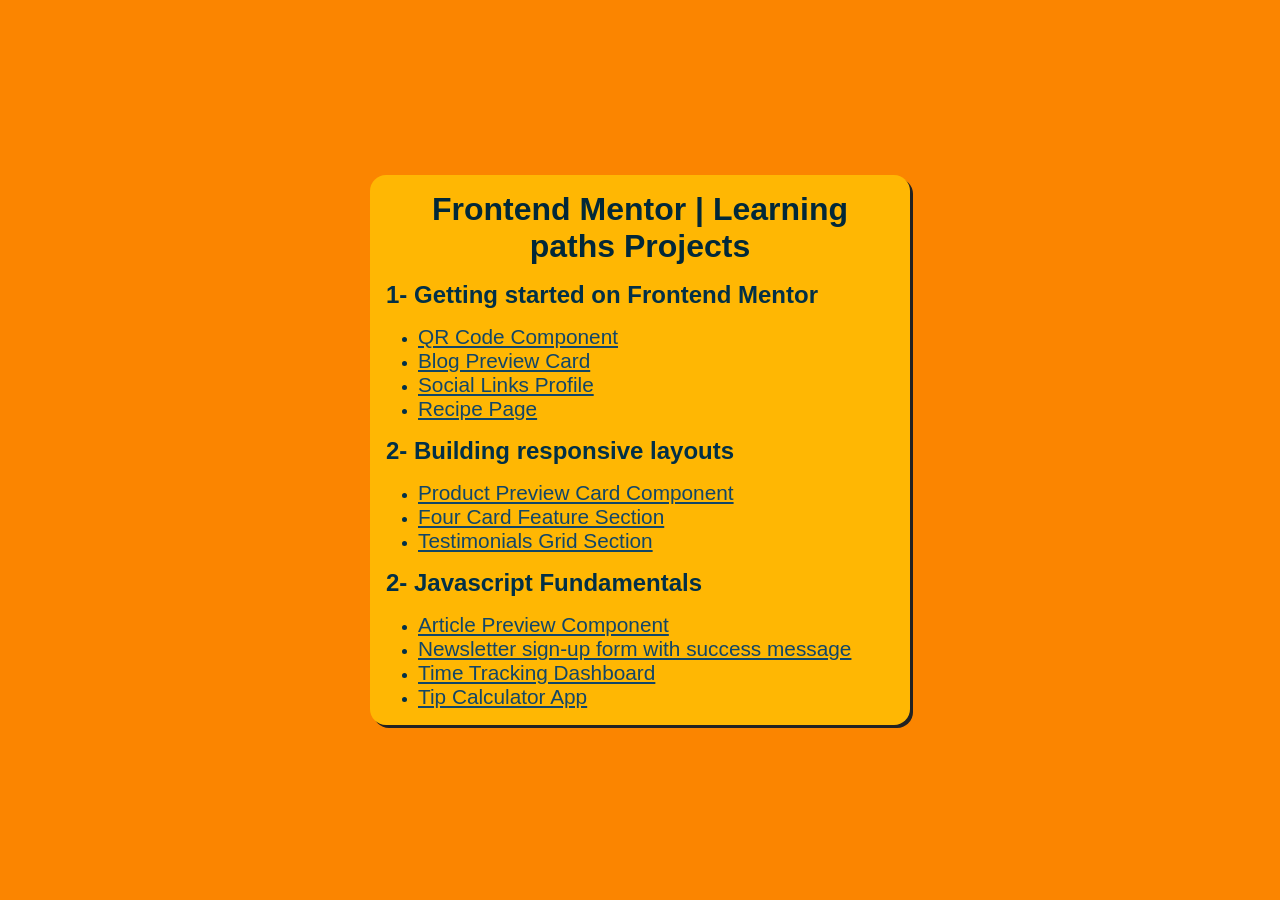
<file: index.html>
<!DOCTYPE html>
<html lang="en">

<head>
  <meta charset="UTF-8">
  <meta name="viewport" content="width=device-width, initial-scale=1.0">
  <title>Wolf Root | Frontend Mentor Projects</title>
  <meta name="description" content="Here are all my projects from Frontend Mentor">
  <meta name="keywords" content="Frontend Mentor,Frontend,projects,Frontend projects,Wolf-Root">
  <link rel="shortcut icon"
    href="https://avatars.githubusercontent.com/u/160760824?s=400&u=480249a14b8c9fdb6e560bf22b5c57873956b09c&v=4"
    type="image/x-icon">
  <link rel="stylesheet" href="style.css">
</head>

<body>

  <main>


    <h1>Frontend Mentor | Learning paths Projects</h1>

    <h2>1- Getting started on Frontend Mentor</h2>
    <ul>
      <li>
        <a href="./Getting-started-on-Frontend-Mentor/QR-Code-Component/" target="_blank" rel="noopener noreferrer">
          QR Code Component
        </a>
      </li>
      <li>
        <a href="./Getting-started-on-Frontend-Mentor/Blog-Preview-Card/" target="_blank" rel="noopener noreferrer">
          Blog Preview Card
        </a>
      </li>
      <li>
        <a href="./Getting-started-on-Frontend-Mentor/Social-Links-Profile/" target="_blank" rel="noopener noreferrer">
          Social Links Profile
        </a>
      </li>
      <li>
        <a href="./Getting-started-on-Frontend-Mentor/Recipe-Page/" target="_blank" rel="noopener noreferrer">
          Recipe Page
        </a>
      </li>
    </ul>

    <h2>2- Building responsive layouts</h2>
    <ul>
      <li>
        <a href="./Building-responsive-layouts/Product-Preview-Card-Component/" target="_blank"
          rel="noopener noreferrer">
          Product Preview Card Component
        </a>
      </li>
      <li>
        <a href="./Building-responsive-layouts/Four-Card-Feature-Section/" target="_blank" rel="noopener noreferrer">
          Four Card Feature Section
        </a>
      </li>
      <li>
        <a href="./Building-responsive-layouts/Testimonials-Grid-Section/" target="_blank" rel="noopener noreferrer">
          Testimonials Grid Section
        </a>
      </li>
    </ul>

    <h2>2- Javascript Fundamentals</h2>
    <ul>
      <li>
        <a href="./JavaScript-Fundamentals/Article-Preview-Component/" target="_blank" rel="noopener noreferrer">
          Article Preview Component
        </a>
      </li>
      <li>
        <a href="./JavaScript-Fundamentals/Newsletter-Sign-Up/" target="_blank" rel="noopener noreferrer">
          Newsletter sign-up form with success message
        </a>
      </li>
      <li>
        <a href="./JavaScript-Fundamentals/Time-Tracking-Dashboard/" target="_blank" rel="noopener noreferrer">
          Time Tracking Dashboard
        </a>
      </li>
      <li>
        <a href="./JavaScript-Fundamentals/Tip-Calculator-App/" target="_blank" rel="noopener noreferrer">
          Tip Calculator App
        </a>
      </li>

    </ul>
  </main>
</body>

</html>
</file>
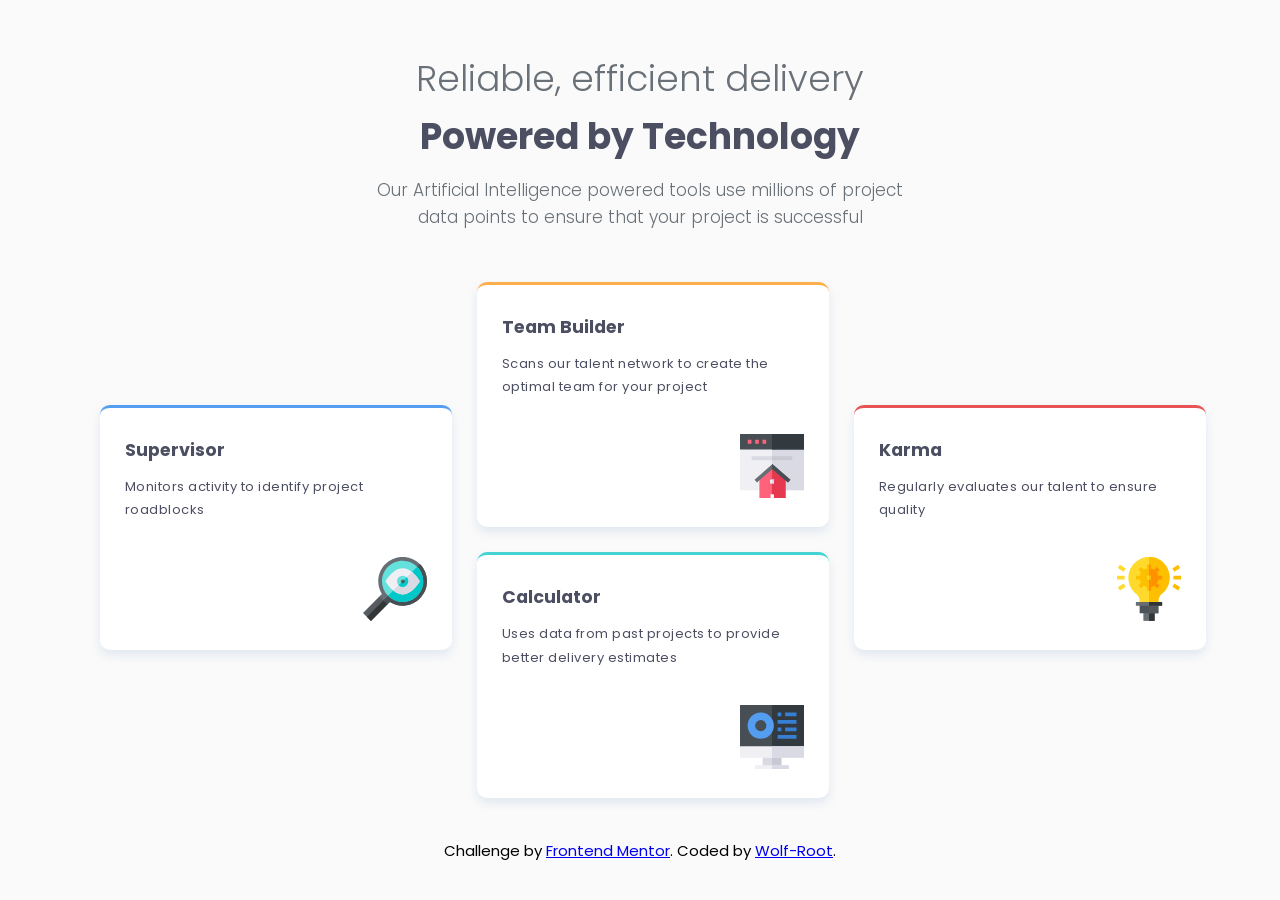
<file: Building-responsive-layouts/Four-Card-Feature-Section/index.html>
<!DOCTYPE html>
<html lang="en">

<head>
  <meta charset="UTF-8">
  <meta name="viewport" content="width=device-width, initial-scale=1.0">
  <link rel="icon" type="image/png" sizes="32x32" href="./images/favicon-32x32.png">
  <title>Frontend Mentor | Four card feature section</title>
  <link rel="stylesheet" href="style.css">
</head>

<body>

  <div class="container">
    <header>
      <h1>Reliable, efficient delivery</h1>
      <h2>Powered by Technology</h2>
      <p>
        Our Artificial Intelligence powered tools use millions of project data points to ensure that your project is
        successful
      </p>
    </header>

    <main>
      <div class="cards">
        <div class="card down">
          <h3>Supervisor</h3>
          <p>Monitors activity to identify project roadblocks</p>
          <img src="images/icon-supervisor.svg" alt="Supervisor">
        </div>

        <div class="card">
          <h3>Team Builder</h3>
          <p>Scans our talent network to create the optimal team for your project</p>
          <img src="images/icon-team-builder.svg" alt="Team Builder">
        </div>

        <div class="card down">
          <h3>Karma</h3>
          <p>Regularly evaluates our talent to ensure quality</p>
          <img src="images/icon-karma.svg" alt="Karma">
        </div>

        <div class="card">
          <h3>Calculator</h3>
          <p>Uses data from past projects to provide better delivery estimates</p>
          <img src="images/icon-calculator.svg" alt="Calculator">
        </div>
      </div>
    </main>

    <footer>
      <p>
        Challenge by <a href="https://www.frontendmentor.io?ref=challenge" target="_blank">Frontend Mentor</a>.
        Coded by <a href="https://www.frontendmentor.io/profile/Wolf-Root">Wolf-Root</a>.
      </p>
    </footer>
  </div>
</body>

</html>
</file>
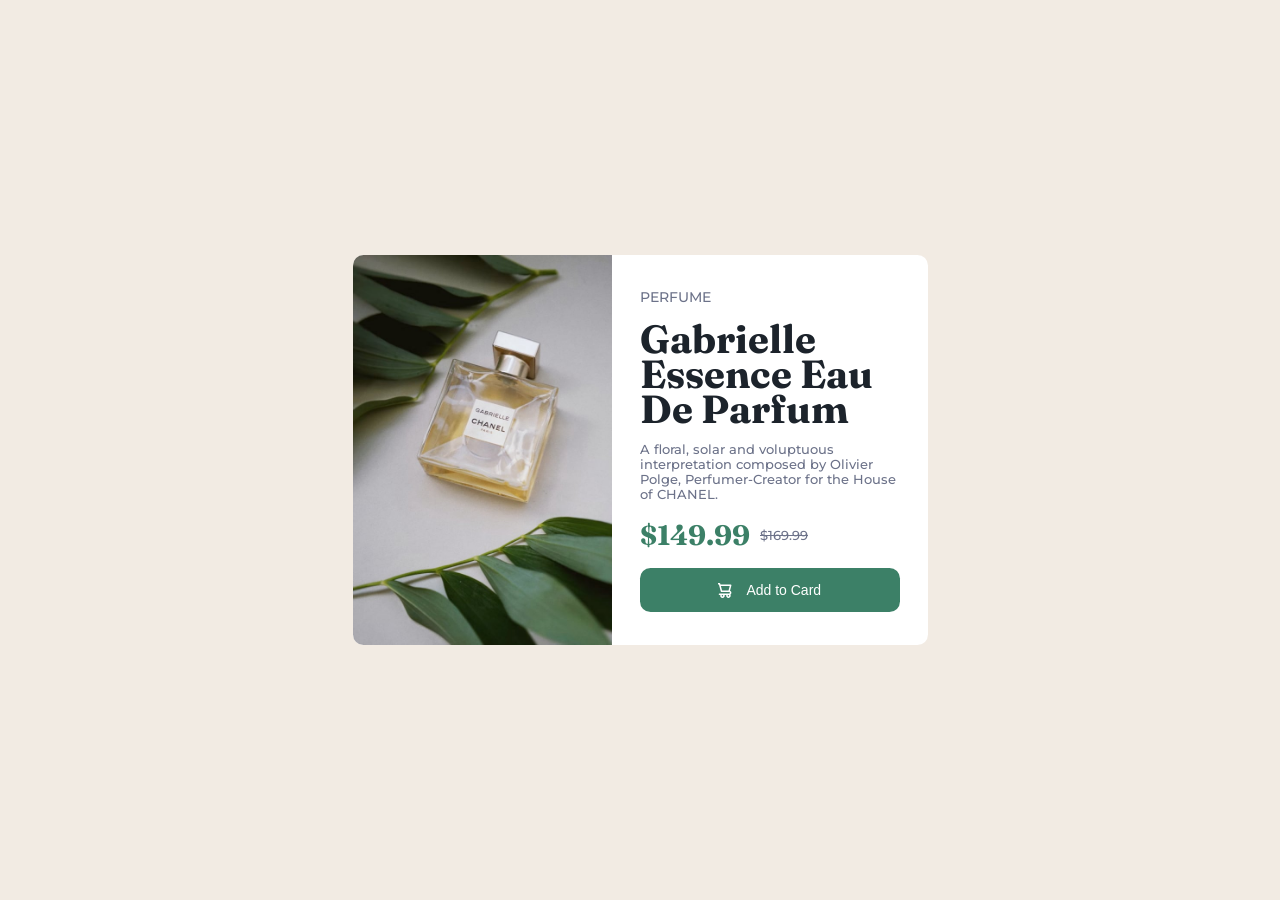
<file: Building-responsive-layouts/Product-Preview-Card-Component/index.html>
<!DOCTYPE html>
<html lang="en">

<head>
  <meta charset="UTF-8">
  <meta name="viewport" content="width=device-width, initial-scale=1.0">
  <link rel="shortcut icon" href="./images/favicon-32x32.png" type="image/x-icon">
  <link rel="stylesheet" href="style.css">
  <title>Frontend Mentor | Product preview card component</title>
</head>

<body>
  <main class="product-card">

    <div class="left">
      <picture>
        <source srcset="/images/image-product-mobile.jpg" media="(max-width: 540px)">
        <img src="images/image-product-desktop.jpg" alt="image product">
      </picture>
    </div>

    <div class="right">
      <span>perfume</span>

      <h1>gabrielle essence eau de parfum</h1>

      <p>A floral, solar and voluptuous interpretation composed by Olivier Polge, Perfumer-Creator for the House of
        CHANEL.
      </p>

      <div class="prcing">
        <h2>$149.99</h2>
        <span>$169.99</span>
      </div>

      <button class="card-btn">
        <img src="./images/icon-cart.svg" alt="cart">
        Add to Card
      </button>
    </div>

  </main>
</body>

</html>
</file>
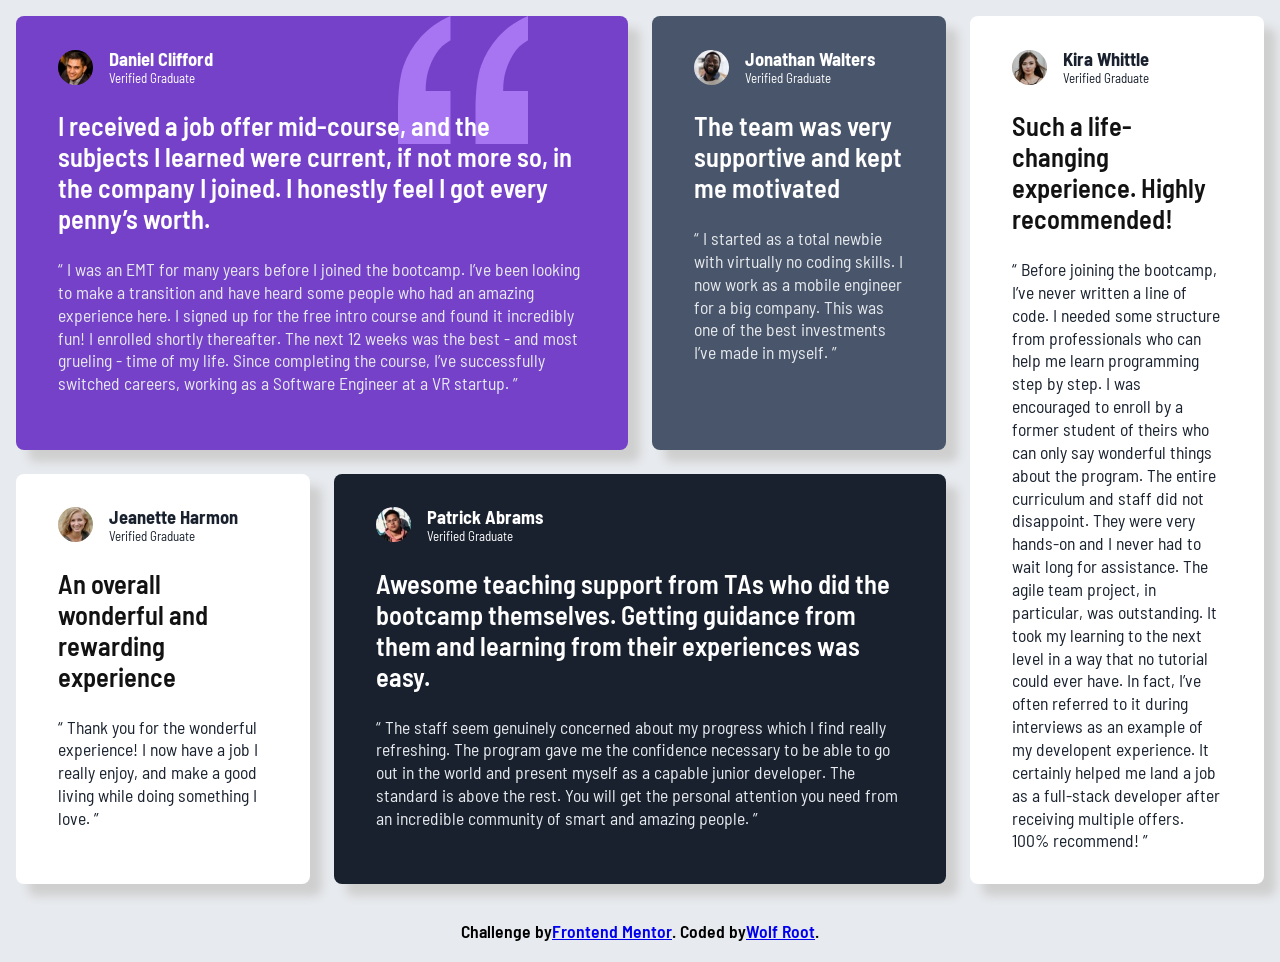
<file: Building-responsive-layouts/Testimonials-Grid-Section/index.html>
<!DOCTYPE html>
<html lang="en">

<head>
  <meta charset="UTF-8">
  <meta name="viewport" content="width=device-width, initial-scale=1.0">
  <link rel="icon" type="image/png" sizes="32x32" href="./images/favicon-32x32.png">
  <title>Frontend Mentor | Testimonials Grid Section</title>
  <link rel="stylesheet" href="style.css">
</head>

<body>

  <main class="testimonials-grid">
    <div class="item">
      <div class="preson">
        <img src="./images/image-daniel.jpg" alt="Daniel Clifford">
        <div>
          <h2>Daniel Clifford</h2>
          <p>Verified Graduate</p>
        </div>
      </div>

      <p class="top-quote">
        I received a job offer mid-course, and the subjects I learned were current, if not more so,
        in the company I joined. I honestly feel I got every penny’s worth.
      </p>
      <p class="bottom-quote">
        “ I was an EMT for many years before I joined the bootcamp. I’ve been looking to make a
        transition and have heard some people who had an amazing experience here. I signed up
        for the free intro course and found it incredibly fun! I enrolled shortly thereafter.
        The next 12 weeks was the best - and most grueling - time of my life. Since completing
        the course, I’ve successfully switched careers, working as a Software Engineer at a VR startup. ”
      </p>

      <img src="./images/bg-pattern-quotation.svg" alt="Pattern Quotation" class="quote-icon">
    </div>

    <div class="item">
      <div class="preson">
        <img src="./images/image-jonathan.jpg" alt="Jonathan Walters">
        <div>
          <h2>Jonathan Walters</h2>
          <p>Verified Graduate</p>
        </div>
      </div>

      <p class="top-quote">
        The team was very supportive and kept me motivated
      </p>
      <p class="bottom-quote">
        “ I started as a total newbie with virtually no coding skills. I now work as a mobile engineer
        for a big company. This was one of the best investments I’ve made in myself. ”
      </p>
    </div>

    <div class="item">
      <div class="preson">
        <img src="./images/image-kira.jpg" alt="Kira Whittle">
        <div>
          <h2>Kira Whittle</h2>
          <p>Verified Graduate</p>
        </div>
      </div>

      <p class="top-quote">
        Such a life-changing experience. Highly recommended!
      </p>
      <p class="bottom-quote">
        “ Before joining the bootcamp, I’ve never written a line of code. I needed some structure from
        professionals who can help me learn programming step by step. I was encouraged to enroll by a former
        student of theirs who can only say wonderful things about the program. The entire curriculum and staff
        did not disappoint. They were very hands-on and I never had to wait long for assistance. The agile team
        project, in particular, was outstanding. It took my learning to the next level in a way that no tutorial
        could ever have. In fact, I’ve often referred to it during interviews as an example of my developent
        experience. It certainly helped me land a job as a full-stack developer after receiving multiple offers.
        100% recommend! ”
      </p>
    </div>

    <div class="item">
      <div class="preson">
        <img src="./images/image-jeanette.jpg" alt="Jeanette Harmon">
        <div>
          <h2>Jeanette Harmon</h2>
          <p>Verified Graduate</p>
        </div>
      </div>

      <p class="top-quote">
        An overall wonderful and rewarding experience
      </p>
      <p class="bottom-quote">
        “ Thank you for the wonderful experience! I now have a job I really enjoy, and make a good living
        while doing something I love. ”
      </p>
    </div>

    <div class="item">
      <div class="preson">
        <img src="./images/image-patrick.jpg" alt="Patrick Abrams">
        <div>
          <h2>Patrick Abrams</h2>
          <p>Verified Graduate</p>
        </div>
      </div>

      <p class="top-quote">
        Awesome teaching support from TAs who did the bootcamp themselves. Getting guidance from them and
        learning from their experiences was easy.
      </p>
      <p class="bottom-quote">
        “ The staff seem genuinely concerned about my progress which I find really refreshing. The program
        gave me the confidence necessary to be able to go out in the world and present myself as a capable
        junior developer. The standard is above the rest. You will get the personal attention you need from
        an incredible community of smart and amazing people. ”
      </p>
    </div>

  </main>

  <footer>
    Challenge by <a href="https://www.frontendmentor.io?ref=challenge" target="_blank">Frontend Mentor</a>.
    Coded by <a href="https://www.frontendmentor.io/profile/Wolf-Roots">Wolf Root</a>.
  </footer>
</body>

</html>
</file>
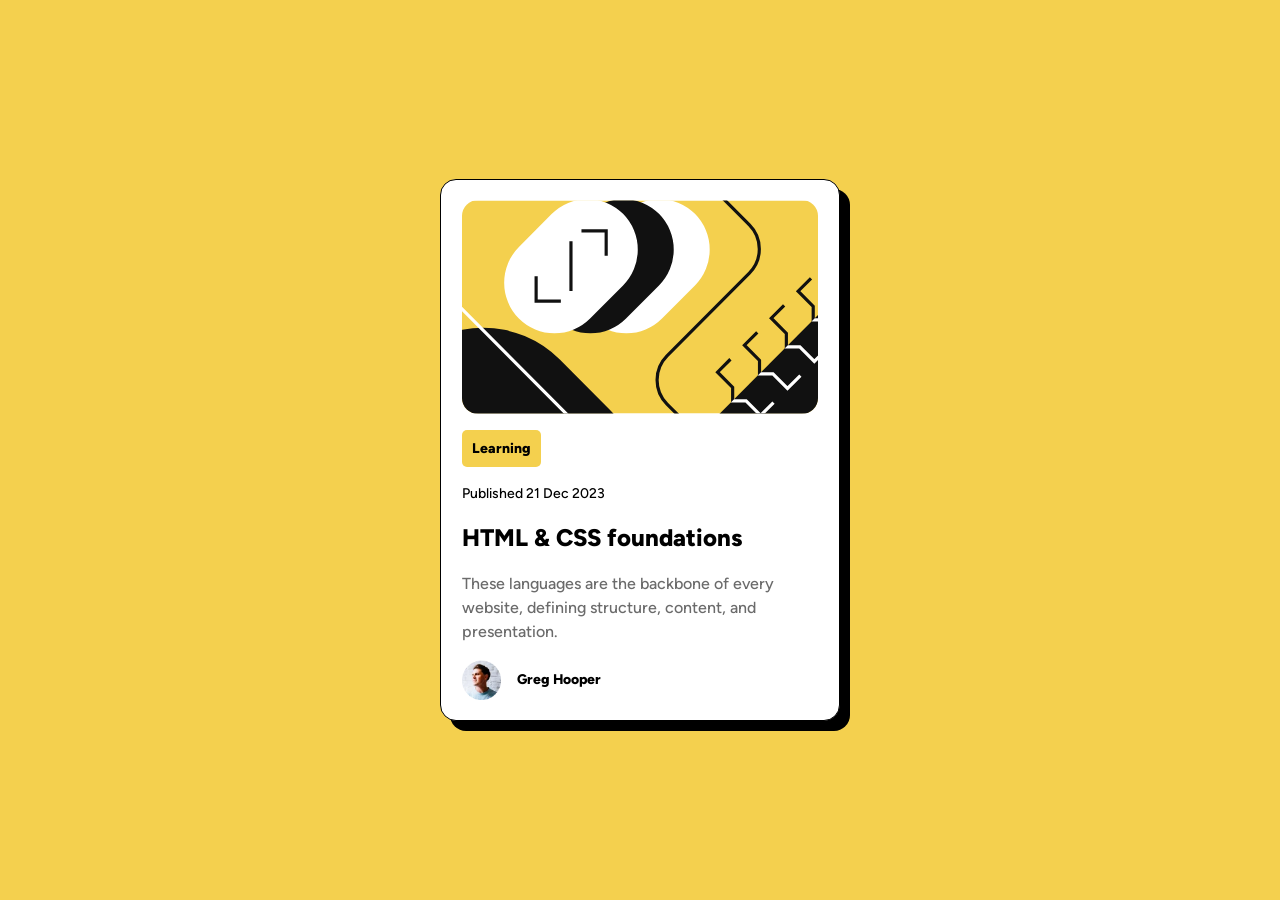
<file: Getting-started-on-Frontend-Mentor/Blog-Preview-Card/index.html>
<!DOCTYPE html>
<html lang="en">

<head>
    <meta charset="UTF-8">
    <meta name="viewport" content="width=device-width, initial-scale=1.0">
    <link rel="stylesheet" href="main.css">
    <link rel="shortcut icon" href="assets/images/favicon-32x32.png" type="image/x-icon">
    <title>Blog preview card</title>
</head>

<body>
    <main>
        <img src="assets/images/illustration-article.svg" alt="Illustration Article" class="Illustration">
        <span>Learning</span>
        <p>Published 21 Dec 2023</p>
        <h1>HTML & CSS foundations</h1>
        <p>These languages are the backbone of every website, defining structure, content, and presentation.</p>

        <div class="author">
            <img src="assets/images/image-avatar.webp" alt="">
            <p>Greg Hooper</p>
        </div>
    </main>
</body>

</html>
</file>
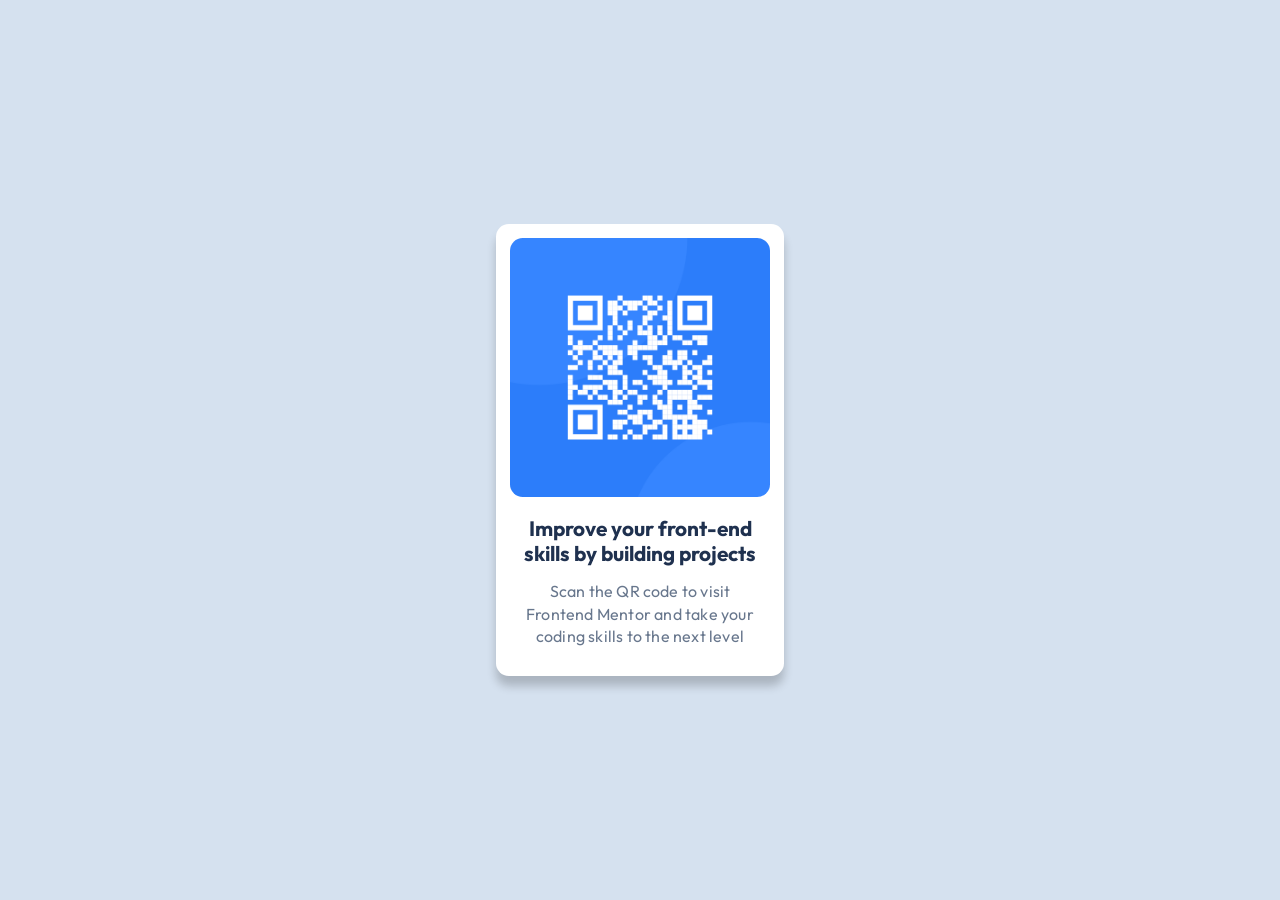
<file: Getting-started-on-Frontend-Mentor/QR-Code-Component/index.html>
<!DOCTYPE html>
<html lang="en">

<head>
    <meta charset="UTF-8">
    <meta name="viewport" content="width=device-width, initial-scale=1.0">
    <link rel="preconnect" href="https://fonts.googleapis.com">
    <link rel="preconnect" href="https://fonts.gstatic.com" crossorigin>
    <link href="https://fonts.googleapis.com/css2?family=Outfit:wght@100..900&display=swap" rel="stylesheet">
    <link rel="shortcut icon" href="assist/images/favicon-32x32.png" type="image/x-icon">
    <link rel="stylesheet" href="main.css">
    <title>QR code component</title>
</head>

<body>

    <main>
        <img src="assist/images/image-qr-code.png" alt="image qr code">
        <h1>Improve your front-end skills by building projects</h1>
        <p>Scan the QR code to visit Frontend Mentor and take your coding skills to the next level</p>
    </main>

</body>

</html>
</file>
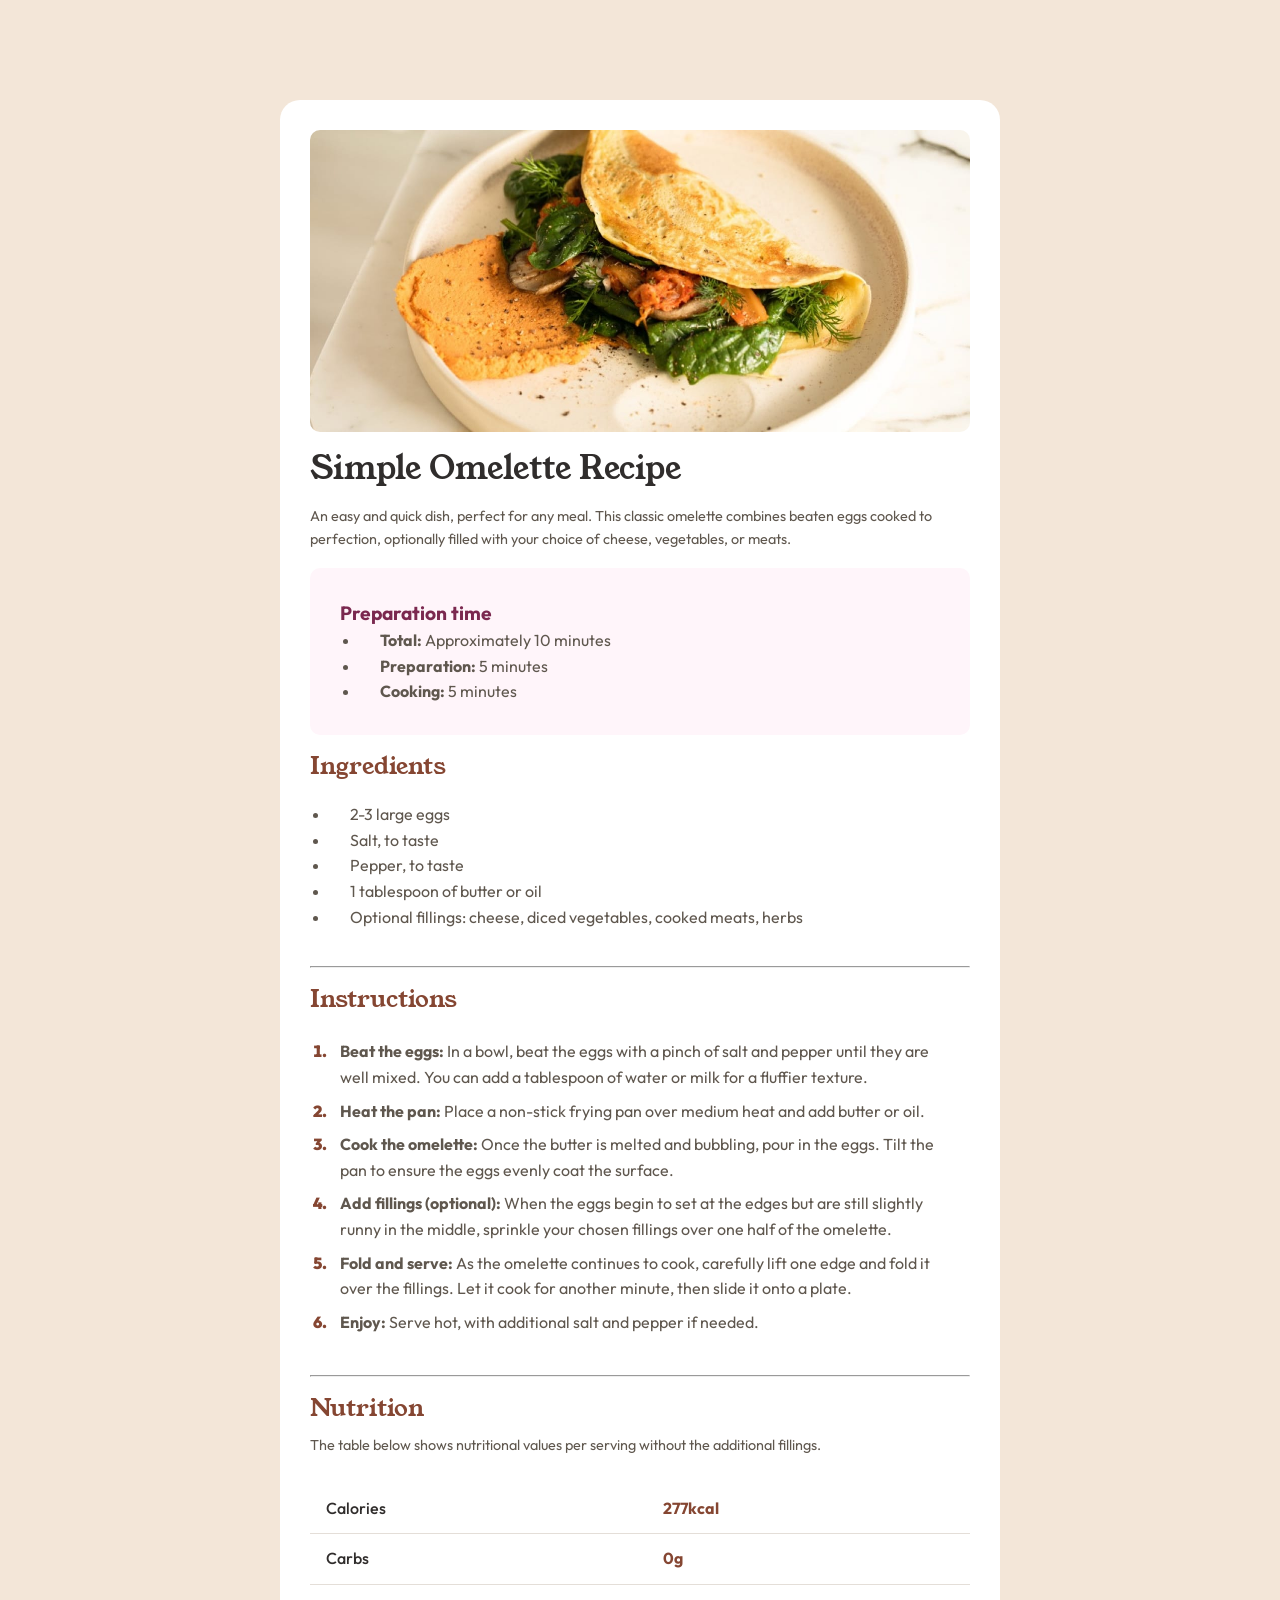
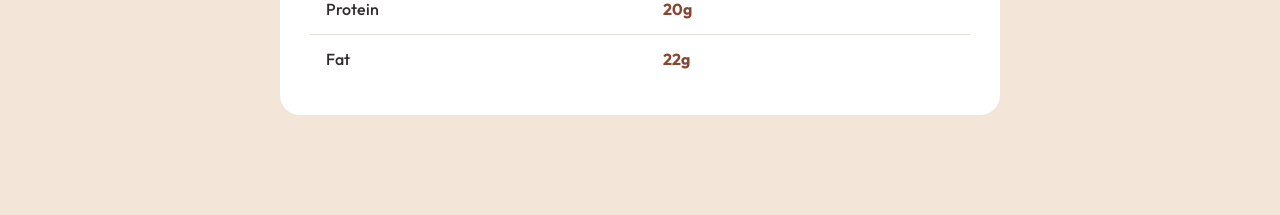
<file: Getting-started-on-Frontend-Mentor/Recipe-Page/index.html>
<!DOCTYPE html>
<html lang="en">

<head>
    <meta charset="UTF-8">
    <meta name="viewport" content="width=device-width, initial-scale=1.0">
    <link rel="stylesheet" href="main.css">
    <link rel="shortcut icon" href="assets/images/favicon-32x32.png" type="image/x-icon">
    <title>Recipe page</title>
</head>

<body>

    <main>
        <div class="image-wrapper">
            <img src="assets/images/image-omelette.jpeg" alt="A delicious omelette on a plate">
        </div>
        <h1>Simple Omelette Recipe</h1>
        <p>
            An easy and quick dish, perfect for any meal. This classic omelette combines beaten eggs cooked
            to perfection, optionally filled with your choice of cheese, vegetables, or meats.
        </p>

        <section class="Preparation-time" aria-label="Preparation time">
            <p>Preparation time</p>
            <ul>
                <li><b>Total:</b> Approximately 10 minutes</li>
                <li><b>Preparation:</b> 5 minutes</li>
                <li><b>Cooking:</b> 5 minutes</li>
            </ul>
        </section>

        <section class="Ingredients" aria-label="Ingredients">
            <h2>Ingredients</h2>
            <ul>
                <li>2-3 large eggs</li>
                <li>Salt, to taste</li>
                <li>Pepper, to taste</li>
                <li>1 tablespoon of butter or oil</li>
                <li>Optional fillings: cheese, diced vegetables, cooked meats, herbs</li>
            </ul>
        </section>
        <hr>

        <section class="Instructions" aria-label="Instructions">
            <h2>Instructions</h2>
            <ol>
                <li>
                    <b>Beat the eggs:</b> In a bowl, beat the eggs with a pinch of salt and pepper until they are well
                    mixed.
                    You can add a tablespoon of water or milk for a fluffier texture.
                </li>
                <li>
                    <b>Heat the pan:</b> Place a non-stick frying pan over medium heat and add butter or oil.
                </li>
                <li>
                    <b>Cook the omelette:</b> Once the butter is melted and bubbling, pour in the eggs. Tilt the pan to
                    ensure
                    the eggs evenly coat the surface.
                </li>
                <li>
                    <b>Add fillings (optional):</b> When the eggs begin to set at the edges but are still slightly runny
                    in the
                    middle, sprinkle your chosen fillings over one half of the omelette.
                </li>
                <li>
                    <b>Fold and serve:</b> As the omelette continues to cook, carefully lift one edge and fold it over
                    the
                    fillings. Let it cook for another minute, then slide it onto a plate.
                </li>
                <li><b>Enjoy:</b> Serve hot, with additional salt and pepper if needed.</li>
            </ol>
        </section>
        <hr>

        <section class="Nutrition" aria-label="Nutrition">
            <h2>Nutrition</h2>
            <p>
                The table below shows nutritional values per serving without the additional fillings.
            </p>

            <table>
                <tr>
                    <td>Calories</td>
                    <td>277kcal</td>
                </tr>
                <tr>
                    <td>Carbs</td>
                    <td>0g</td>
                </tr>
                <tr>
                    <td>Protein</td>
                    <td>20g</td>
                </tr>
                <tr>
                    <td>Fat</td>
                    <td>22g</td>
                </tr>
            </table>

        </section>

    </main>

</body>

</html>
</file>
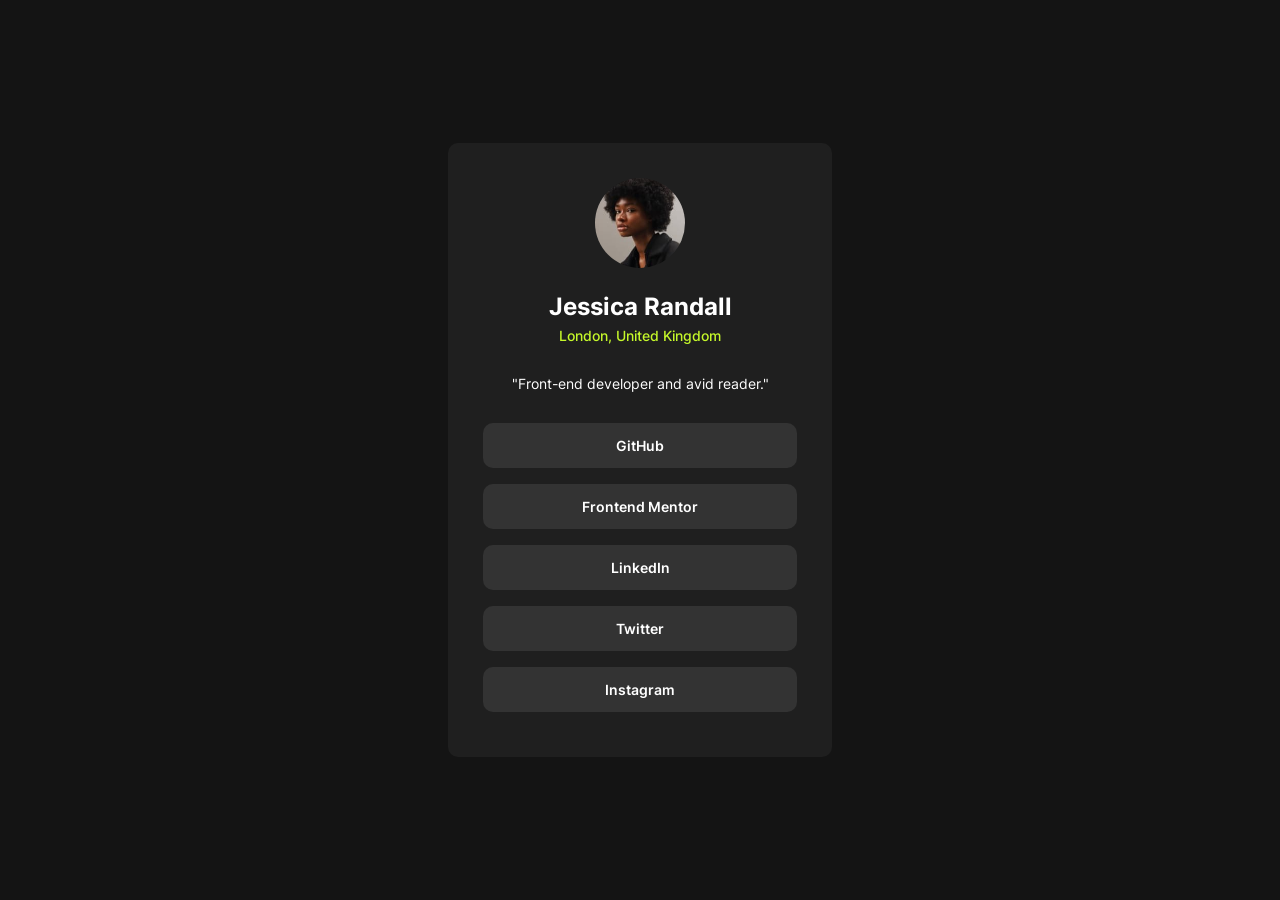
<file: Getting-started-on-Frontend-Mentor/Social-Links-Profile/index.html>
<!DOCTYPE html>
<html lang="en">

<head>
    <meta charset="UTF-8">
    <meta name="viewport" content="width=device-width, initial-scale=1.0">
    <meta name="description" content="Social links profile card for Jessica Randall, a front-end developer.">
    <link rel="stylesheet" href="main.css">
    <link rel="shortcut icon" href="assets/images/favicon-32x32.png" type="image/x-icon">
    <title>Social links profile</title>
</head>

<body>

    <main>
        <img src="assets/images/avatar-jessica.jpeg" alt="Portrait of Jessica Randall">
        <div class="heading">
            <h1>Jessica Randall</h1>
            <h2>London, United Kingdom</h2>
        </div>
        <p>"Front-end developer and avid reader."</p>

        <ul>
            <li><a href="#" target="_blank" rel="noopener noreferrer">GitHub</a></li>
            <li><a href="#" target="_blank" rel="noopener noreferrer">Frontend Mentor</a></li>
            <li><a href="#" target="_blank" rel="noopener noreferrer">LinkedIn</a></li>
            <li><a href="#" target="_blank" rel="noopener noreferrer">Twitter</a></li>
            <li><a href="#" target="_blank" rel="noopener noreferrer">Instagram</a></li>
        </ul>
    </main>

</body>

</html>
</file>
<file: style.css>
*,
*::before,
*::after {
  padding: 0;
  margin: 0;
  box-sizing: border-box;
}

body {
  min-height: 100vh;
  background-color: #FB8500;
  display: flex;
  align-items: center;
  justify-content: center;
  font-family: 'Segoe UI', Tahoma, Geneva, Verdana, sans-serif
}

main {
  max-width: 540px;
  background-color: #FFB703;
  color: #023047;
  padding: 1rem;
  border-radius: 1rem;
  box-shadow: 3px 3px 0px #222;
  display: flex;
  flex-direction: column;
  gap: 1rem;
}

h1 {
  text-align: center;
  color: #022839;
}

ul li {
  margin-left: 2rem;
}

ul li a {
  font-size: 1.3rem;
  font-weight: 500;
  color: #124668;
}
</file>
<file: Building-responsive-layouts/Four-Card-Feature-Section/style.css>
@import url('https://fonts.googleapis.com/css2?family=Poppins:ital,wght@0,100;0,200;0,300;0,400;0,500;0,600;0,700;0,800;0,900;1,100;1,200;1,300;1,400;1,500;1,600;1,700;1,800;1,900&display=swap');


:root {
  --Primary-Red: hsl(0, 78%, 62%);
  --Primary-Cyan: hsl(180, 62%, 55%);
  --Primary-Orange: hsl(34, 97%, 64%);
  --Primary-Blue: hsl(212, 86%, 64%);

  --Neutral-Grey-500: hsl(234, 12%, 34%);
  --Neutral-Grey-400: hsl(212, 6%, 44%);

  --Very-Light-Grey: hsl(0, 0%, 98%);
}

*,
*::after,
*::before {
  padding: 0;
  margin: 0;
  box-sizing: border-box;
}

body {
  background-color: var(--Very-Light-Grey);
  font-size: 15px;
  font-family: "Poppins", sans-serif;
  min-height: 100vh;
}

.container {
  padding: 0 15px;
  margin: 0 auto;
}

/* small */

@media (min-width: 576px) {
  .container {
    width: 540px;
  }
}

@media (min-width: 768px) {
  .container {
    width: 720px;
  }
}

@media (min-width: 992px) {
  .container {
    width: 960px;
  }
}

@media (min-width: 1200px) {
  .container {
    width: 1180px;
  }
}

@media (min-width: 1440px) {
  .container {
    width: 1320px;
  }
}


/* Header */
header {
  padding-top: 70px;
  text-align: center;
  line-height: 1.6;
  color: var(--Neutral-Grey-400);
}

header h1 {
  font-size: 27px;
  font-weight: 300;
}

header h2 {
  font-size: 27px;
  color: var(--Neutral-Grey-500);
  margin-top: 8px;
  margin-bottom: 12px;
}

header p {
  font-size: 17px;
  font-weight: 300;
  width: 100%;
  max-width: 555px;
  margin: 0 auto;
}

/* Cards */
.cards {
  margin-top: 70px;
}

.card {
  background: white;
  padding: 29px 25px;
  width: 100%;
  max-width: 352px;
  margin: 0 auto 25px auto;
  border-radius: 10px;
  border-top: 3px solid transparent;
  box-shadow: 0px 5px 10px 0 rgba(216, 226, 238, 0.75);
}

.card:nth-last-of-type(1) {
  border-color: var(--Primary-Cyan);
}

.card:nth-last-of-type(2) {
  border-color: var(--Primary-Red);
}

.card:nth-last-of-type(3) {
  border-color: var(--Primary-Orange);
}

.card:nth-last-of-type(4) {
  border-color: var(--Primary-Blue);
}

.card h3 {
  color: var(--Neutral-Grey-500);
}

.card p {
  color: var(--Neutral-Grey-500);
  font-size: 13px;
  letter-spacing: 0.5px;
  line-height: 1.8;
  margin: 12px 0 36px 0;
}

.card img {
  display: block;
  margin-left: auto;
}

/* Footer */
footer {
  padding: 1rem;
  text-align: center;
}

/* Responsive */
@media (min-width: 768px) {
  .cards {
    display: grid;
    grid-template-columns: repeat(2, 352px);
    column-gap: 25px;
    justify-content: center;
  }
}

@media (min-width: 1200px) {
  header {
    padding-top: 50px;
  }

  header h1 {
    font-size: 36px;
  }

  header h2 {
    font-size: 36px;
    margin-top: 0;
  }

  .cards {
    margin-top: 50px;
    display: flex;
    flex-direction: row;
    flex-wrap: wrap;
    align-items: flex-start;
    gap: 0;
  }

  .cards .card {
    margin-left: 25px;
    margin-right: 0;
  }

  .cards .down {
    transform: translateY(50%);
  }
}
</file>
<file: Building-responsive-layouts/Product-Preview-Card-Component/style.css>
@import url('https://fonts.googleapis.com/css2?family=Montserrat:ital,wght@0,100..900;1,100..900&display=swap');
@import url('https://fonts.googleapis.com/css2?family=Fraunces:ital,opsz,wght@0,9..144,100..900;1,9..144,100..900&display=swap');

:root {
  --primary-500: hsl(158, 36%, 37%);
  --primary-700: hsl(158, 42%, 18%);
  --secondary: hsl(30, 38%, 92%);

  --Black: hsl(212, 21%, 14%);
  --Grey: hsl(228, 12%, 48%);
  --Cream: hsl(30, 38%, 92%);
  --White: hsl(0, 0%, 100%);

  --Montserrat: 'Montserrat', sans-serif;
  --Fraunces: "Fraunces", serif;
}


*,
*::before,
*::after {
  box-sizing: border-box;
  margin: 0;
  padding: 0;
  font-size: 14px;
}

body {
  background-color: var(--Cream);
  color: var(--Grey);
  font-family: var(--Montserrat);
  min-height: 100vh;
  display: grid;
  place-content: center;
}

img,
svg,
picture {
  width: 100%;
  display: block;
}

.product-card {
  background-color: var(--White);
  margin: 1rem;
  max-width: 575px;
  display: flex;
  flex-direction: row;
  border-radius: 0.75rem;
  overflow: hidden;

  .left {
    flex: 1;
    height: 100%;

    img {
      width: 100%;
      height: auto;
      object-fit: fill;
    }
  }

  .right {
    flex: 1;
    display: flex;
    flex-direction: column;
    justify-content: space-around;
    gap: 0.5rem;
    padding: 2rem;

    span {
      text-transform: uppercase;
      font-weight: 500;
      color: var(--Grey);
    }

    h1 {
      line-height: 2.5rem;
      font-size: 2.8rem;
      color: var(--Black);
      text-transform: capitalize;
      color: var(--Black);
      font-family: var(--Fraunces);
    }

    p {
      font-size: 0.9rem;
      font-weight: 500;
    }

    .prcing {
      display: flex;
      align-items: center;
      gap: 10px;

      h2 {
        color: var(--primary-500);
        font-family: var(--Fraunces);
        font-size: 2rem;
      }

      span {
        font-size: 0.9rem;
        color: var(--Grey);
        text-decoration: line-through;
      }
    }

    .card-btn {
      padding: 1rem;
      border-radius: 0.75rem;
      display: flex;
      align-items: center;
      justify-content: center;
      gap: 1rem;
      background-color: var(--primary-500);
      color: var(--White);
      outline: none;
      border: none;
      transition: all 0.3s ease-in-out;
      cursor: pointer;

      &:hover {
        background-color: var(--primary-700);
      }

      img {
        width: 1rem;
        height: auto;
      }

    }
  }
}

@media (max-width: 540px) {
  .product-card {
    flex-direction: column;
  }

  .right {
    h1 {
      font-size: 2rem !important;
    }
  }
}
</file>
<file: Building-responsive-layouts/Testimonials-Grid-Section/style.css>
@import url('https://fonts.googleapis.com/css2?family=Barlow+Semi+Condensed:ital,wght@0,100;0,200;0,300;0,400;0,500;0,600;0,700;0,800;0,900;1,100;1,200;1,300;1,400;1,500;1,600;1,700;1,800;1,900&display=swap');

:root {
  --Purple-50: hsl(260, 100%, 95%);
  --Purple-300: hsl(264, 82%, 80%);
  --Purple-500: hsl(263, 55%, 52%);

  --Grey-100: hsl(214, 17%, 92%);
  --Grey-200: hsl(0, 0%, 81%);
  --Grey-400: hsl(224, 10%, 45%);
  --Grey-500: hsl(217, 19%, 35%);
  --Dark-blue: hsl(219, 29%, 14%);
  --Black: hsl(0, 0%, 7%);
}

*,
*::after,
*::before {
  padding: 0;
  margin: 0;
  box-sizing: border-box;
}

img {
  max-width: 100%;
  display: block;
}

body {
  background-color: var(--Grey-100);
  min-height: 100vh;
  font-size: 13px;
  font-family: "Barlow Semi Condensed", sans-serif;
  display: grid;
  place-content: center;
}

.testimonials-grid {
  max-width: 1440px;
  margin: 1rem;
  display: grid;
  grid-template-areas: "item1 item1 item2 item3" "item4 item5 item5 item3";
  grid-auto-columns: 1fr;
  gap: 1.5rem;
}

.testimonials-grid .item {
  padding: 2rem 2.65rem;
  border-radius: 0.5rem;
  box-shadow: 12px 12px 10px var(--Grey-200);
}

.testimonials-grid .item .preson {
  margin-bottom: 1.5rem;
  display: flex;
  align-items: center;
  gap: 1rem;
  color: white;
}

.testimonials-grid .item:nth-child(1) {
  grid-area: item1;
  background-color: var(--Purple-500);
  position: relative;
  z-index: 2;
}

.testimonials-grid .item:nth-child(1) .quote-icon {
  width: 130px;
  position: absolute;
  top: 0;
  right: 100px;
  z-index: -1;
}

.testimonials-grid .item:nth-child(2) {
  grid-area: item2;
  background-color: var(--Grey-500);
}

.testimonials-grid .item:nth-child(3) {
  grid-area: item3;
  background-color: white;
}

.testimonials-grid .item:nth-child(3) .preson,
.testimonials-grid .item:nth-child(4) .preson {
  color: var(--Dark-blue);
}

.testimonials-grid .item:nth-child(3) .top-quote,
.testimonials-grid .item:nth-child(4) .top-quote {
  color: var(--Black) !important;
}

.testimonials-grid .item:nth-child(3) .bottom-quote,
.testimonials-grid .item:nth-child(4) .bottom-quote {
  color: var(--Dark-blue) !important;
}

.testimonials-grid .item:nth-child(4) {
  grid-area: item4;
  background-color: white;
}

.testimonials-grid .item:nth-child(5) {
  grid-area: item5;
  background-color: var(--Dark-blue);
}

.testimonials-grid .item .preson h2 {
  font-size: 1.15rem;
}

.testimonials-grid .item .preson img {
  width: 35px;
  border-radius: 50%;
}

.testimonials-grid .item .top-quote {
  margin-bottom: 1.5rem;
  font-size: 1.65rem;
  font-weight: 600;
  color: white !important;
}

.testimonials-grid .item .bottom-quote {
  font-size: 1.1rem;
  line-height: 1.3;
  color: var(--Grey-100) !important;
}

footer {
  margin-block: 20px;
  font-size: 1.1rem;
  font-weight: 600;
  display: flex;
  align-items: center;
  justify-content: center;
}

/* Responsive */
@media (max-width: 1024px) {
  .testimonials-grid {
    grid-template-areas:
      "item1 item1 item2 item2"
      "item4 item4 item3 item3"
      "item5 item5 item5 item5"
  }

  .testimonials-grid .item:nth-child(1) .quote-icon {
    right: 40px;
  }
}

@media (max-width: 768px) {
  .testimonials-grid {
    grid-template-areas:
      "item1"
      "item2"
      "item4"
      "item5"
      "item3"
  }

  .testimonials-grid .item:nth-child(1) .quote-icon {
    right: 40px;
  }
}
</file>
<file: Getting-started-on-Frontend-Mentor/Blog-Preview-Card/main.css>
@font-face {
  font-family: "Figtree";
  src: url("assets/fonts/Figtree-VariableFont_wght.ttf") format("truetype");
  font-weight: 100 900;
}
* {
  padding: 0;
  margin: 0;
  box-sizing: border-box;
  font-family: "Figtree";
}

body {
  min-height: 100vh;
  display: flex;
  flex-direction: column;
  align-items: center;
  justify-content: center;
  background-color: hsl(47, 88%, 63%);
}
body main {
  max-width: 25rem;
  background-color: white;
  padding: 1.3rem;
  border: 1px solid black;
  border-radius: 16px;
  box-shadow: 10px 10px black;
  display: flex;
  flex-direction: column;
  gap: 1rem;
}
body main .Illustration {
  width: 100%;
  -o-object-fit: contain;
     object-fit: contain;
  border-radius: 16px;
}
body main span {
  width: -moz-fit-content;
  width: fit-content;
  background-color: hsl(47, 88%, 63%);
  border-radius: 5px;
  padding: 8px 10px;
  font-size: 0.875rem;
  font-weight: 800;
  line-height: 150%;
}
body main p:nth-of-type(1) {
  color: black;
  font-size: 0.875rem;
  font-weight: 500;
  line-height: 150%;
}
body main h1 {
  font-size: 1.5rem;
  font-weight: 800;
  line-height: 150%;
  cursor: pointer;
  transition: 0.4s;
}
body main h1:hover {
  color: hsl(47, 88%, 63%);
}
body main p:nth-of-type(2) {
  color: hsl(0, 0%, 42%);
  font-size: 1rem;
  font-weight: 500;
  line-height: 150%;
}
body main .author {
  height: 2.5rem;
  display: flex;
  align-items: center;
  gap: 1rem;
}
body main .author img {
  height: 100%;
  width: auto;
  -o-object-fit: contain;
     object-fit: contain;
}
body main .author p {
  font-size: 0.875rem;
  font-weight: 800;
  line-height: 150%;
}/*# sourceMappingURL=main.css.map */
</file>
<file: Getting-started-on-Frontend-Mentor/QR-Code-Component/main.css>
* {
  box-sizing: border-box;
  padding: 0;
  margin: 0;
}

body {
  font-family: "Outfit", sans-serif;
  background-color: #d5e1ef;
  min-height: 100vh;
  display: flex;
  flex-direction: column;
  align-items: center;
  justify-content: center;
}
body main {
  width: 18rem;
  background-color: white;
  padding: 0.9rem;
  border-radius: 0.8rem;
  text-align: center;
  box-shadow: 0px 10px 10px rgba(0, 0, 0, 0.2);
}
body main img {
  width: 100%;
  -o-object-fit: contain;
     object-fit: contain;
  border-radius: 0.8rem;
}
body main h1 {
  color: #1f314f;
  font-size: 1.3rem;
  font-weight: 700;
  line-height: 120%;
  padding: 0.9rem 0;
}
body main p {
  padding: 0 4px;
  color: #68778d;
  font-size: 1rem;
  font-weight: 400;
  line-height: 140%;
  letter-spacing: 0.2px;
  padding-bottom: 0.9rem;
}/*# sourceMappingURL=main.css.map */
</file>
<file: Getting-started-on-Frontend-Mentor/Recipe-Page/main.css>
@font-face {
  font-family: "Young Serif";
  src: url(assets/fonts/young-serif/YoungSerif-Regular.ttf);
  font-weight: 400;
  font-style: normal;
}
@font-face {
  font-family: "Outfit";
  src: url(assets/fonts/outfit/Outfit-VariableFont_wght.ttf);
  font-weight: 100 900;
  font-style: normal;
}
*,
*::before,
*::after {
  padding: 0;
  margin: 0;
  box-sizing: border-box;
  text-decoration: none;
}

html {
  -webkit-font-smoothing: antialiased;
  -moz-osx-font-smoothing: grayscale;
}

h1,
h2 {
  font-family: "Young Serif", serif;
  font-weight: normal;
  line-height: 1.3;
}

img {
  display: block;
  max-width: 100%;
  border-radius: 10px;
}

body {
  line-height: 1.6;
  font-family: "Outfit", sans-serif;
  font-size: 1rem;
  color: hsl(24, 5%, 18%);
  background-color: hsl(30, 54%, 90%);
  min-height: 100vh;
  display: flex;
  align-items: center;
  justify-content: center;
}

main {
  width: 100%;
  max-width: 45rem;
  margin: 100px 0;
  background-color: white;
  padding: 30px;
  border-radius: 20px;
  display: flex;
  flex-direction: column;
  gap: 1rem;
}
main h1 {
  color: hsl(24, 5%, 18%);
}
main p {
  font-size: 0.9rem;
  color: hsl(30, 10%, 34%);
}
main .Preparation-time {
  background-color: hsl(330, 100%, 98%);
  border-radius: 10px;
  padding: 30px;
}
main .Preparation-time p {
  color: hsl(332, 51%, 32%);
  font-size: 1.2rem;
  font-weight: bold;
}
main .Preparation-time ul {
  padding-left: 20px;
  color: hsl(30, 10%, 34%);
}
main .Preparation-time ul li,
main .Ingredients ul li {
  padding-left: 20px;
}
main h2 {
  color: hsl(14, 45%, 36%);
}
main .Ingredients ul {
  padding: 20px;
  color: hsl(30, 10%, 34%);
}
main .Instructions ol {
  padding: 20px;
}
main .Instructions ol li {
  padding-left: 10px;
  padding-block: 4px;
  color: hsl(30, 10%, 34%);
}
main .Instructions ol li::marker {
  color: hsl(14, 45%, 36%);
  font-weight: 900;
}
main .Nutrition p {
  padding-block: 10px;
}
main table {
  width: 100%;
  border-collapse: collapse;
  margin-top: 1rem;
}
main table td {
  padding: 12px 16px;
  border-bottom: 1px solid hsl(30, 18%, 87%);
  color: hsl(24, 5%, 18%);
}
main table td:first-child {
  font-weight: 500;
}
main table td:last-child {
  color: hsl(14, 45%, 36%);
  font-weight: bold;
}
main table tr:last-child td {
  border-bottom: none;
}

@media (max-width: 767px) {
  body {
    font-size: 0.8rem;
  }
  main {
    margin: 0;
    padding: 20px;
    border-radius: 0;
  }
  img {
    border-radius: 0;
  }
  .image-wrapper {
    margin: -30px;
    margin-bottom: 1rem;
  }
}/*# sourceMappingURL=main.css.map */
</file>
<file: Getting-started-on-Frontend-Mentor/Social-Links-Profile/main.css>
@font-face {
  font-family: "Inter";
  src: url("assets/fonts/Inter-VariableFont_slnt_wght.ttf") format("truetype");
  font-weight: 100 900;
  font-style: normal;
}
* {
  padding: 0;
  margin: 0;
  box-sizing: border-box;
  font-family: "Inter";
  text-decoration: none;
  list-style: none;
  -webkit-font-smoothing: antialiased;
  -moz-osx-font-smoothing: grayscale;
}

body {
  min-height: 100vh;
  display: flex;
  align-items: center;
  justify-content: center;
  background-color: hsl(0, 0%, 8%);
}
body main {
  width: 100%;
  max-width: 24rem;
  background-color: hsl(0, 0%, 12%);
  display: flex;
  align-items: center;
  justify-content: center;
  flex-direction: column;
  text-align: center;
  gap: 1.3rem;
  border-radius: 10px;
  padding: 35px;
}
body main img {
  width: 90px;
  height: auto;
  border-radius: 50%;
  -o-object-fit: contain;
     object-fit: contain;
}
body main h1 {
  font-size: 1.5rem;
  color: hsl(0, 0%, 100%);
  line-height: 1.5;
}
body main h2 {
  font-size: 0.9rem;
  color: hsl(75, 94%, 57%);
  font-weight: 500;
  line-height: 1.5;
  padding-bottom: 8px;
}
body main p {
  color: hsl(0, 0%, 100%);
  font-size: 0.9rem;
}
body main ul {
  width: 100%;
  padding: 10px 0;
  display: flex;
  flex-direction: column;
  gap: 1rem;
}
body main ul a {
  display: block;
  background-color: hsl(0, 0%, 20%);
  color: hsl(0, 0%, 100%);
  padding: 14px 0;
  border-radius: 10px;
  font-size: 0.9rem;
  font-weight: 600;
  transition: 0.3s;
}
body main ul a:hover {
  background-color: hsl(75, 94%, 57%);
  color: black;
}/*# sourceMappingURL=main.css.map */
</file>
